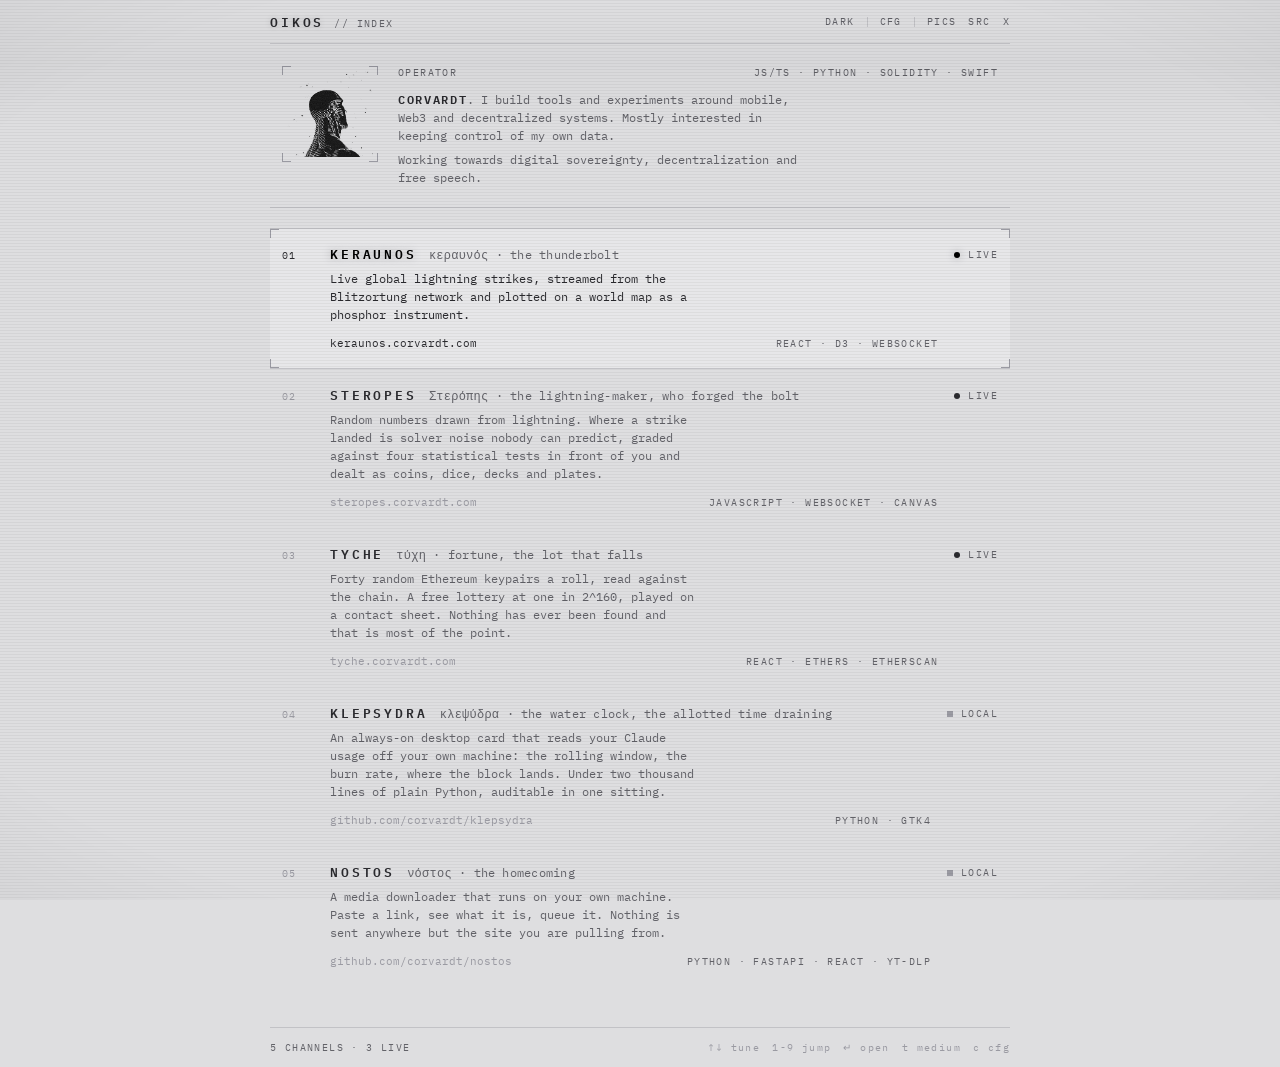
<file: index.html>
<!doctype html>
<html lang="en" data-drift="off">
  <head>
    <meta charset="UTF-8" />
    <link rel="icon" type="image/svg+xml" href="/assets/glyph.svg" />
    <!-- Saved to a home screen, iOS ignores the favicon and will screenshot the
         page unless it is handed one of these. It masks its own rounded corners,
         so this one is drawn square and full bleed with the letter held clear of
         the crop; rounding it here would round it twice and show void at the
         corners. -->
    <link rel="apple-touch-icon" href="/assets/apple-touch-icon.png" />
    <meta name="viewport" content="width=device-width, initial-scale=1.0" />
    <!-- One tag, not one per scheme: the reader's choice is a cookie that can
         disagree with the system, and a media-gated tag cannot see it. The
         inline script below sets it from the palette that actually won. -->
    <meta name="theme-color" content="#0a0a0b" />
    <meta name="description" content="oikos · a collection of projects and experiments." />
    <title>Oikos</title>
    <link rel="canonical" href="https://corvardt.com/" />

    <!-- The unfurl. `og.png` is drawn by `og.py` from the same catalogue the
         page renders, so the card cannot claim a station that is not here. -->
    <meta property="og:type" content="website" />
    <meta property="og:url" content="https://corvardt.com/" />
    <meta property="og:title" content="oikos // index" />
    <meta
      property="og:description"
      content="A collection of projects and experiments."
    />
    <meta property="og:image" content="https://corvardt.com/assets/og.png" />
    <meta property="og:image:width" content="1200" />
    <meta property="og:image:height" content="630" />
    <meta
      property="og:image:alt"
      content="The oikos index on a black tube: the wordmark, then each project as a numbered channel with its stack and whether it is on air."
    />
    <meta name="twitter:card" content="summary_large_image" />
    <meta name="twitter:creator" content="@corvardt" />
    <!-- The two weights the first screen is built from, fetched in parallel with
         the stylesheet that declares them rather than after it. -->
    <link rel="preload" as="font" type="font/woff2" href="/fonts/ibm-plex-mono-400-latin.woff2" crossorigin />
    <link rel="preload" as="font" type="font/woff2" href="/fonts/ibm-plex-mono-600-latin.woff2" crossorigin />
    <link rel="stylesheet" href="/crt.css" />
    <link rel="stylesheet" href="/index.css" />
    <script>
      // Resolve the medium before first paint so the tube never flashes on
      // paper. The cookie is written on `.corvardt.com`, so a choice made on any
      // project carries here and back again.
      (function () {
        var m = document.cookie.match(/(?:^|;\s*)corvardt-theme=(dark|light)/);
        var t = m ? m[1] : matchMedia('(prefers-color-scheme: light)').matches ? 'light' : 'dark';
        document.documentElement.dataset.theme = t;
        // Read back off the palette rather than repeating its hexes here. This
        // script runs after the stylesheets, so `--c-void` is already resolved.
        document.querySelector('meta[name=theme-color]').content = getComputedStyle(
          document.documentElement
        ).getPropertyValue('--c-void').trim();
      })();
    </script>
  </head>
  <body>
    <div class="tube">
      <header class="head">
        <h1 class="mark">
          <span class="wordmark glow">OIKOS</span>
          <span class="label">&#47;&#47; index</span>
        </h1>

        <nav class="controls">
          <!-- The medium it would switch you to. Dark is the default, so the
               control offers light until the script reads the real one. -->
          <button type="button" class="label" data-medium aria-label="switch to light">light</button>
          <span class="rule" aria-hidden="true"></span>
          <!-- Everything the reader sets, in one place, the way the set's
               instruments carry it. The medium stays on the bezel as well
               because it is the one setting anyone comes back to. -->
          <button type="button" class="label" id="cfg-open" aria-haspopup="dialog">cfg</button>
          <span class="rule" aria-hidden="true"></span>
          <a class="label" href="https://opsis.corvardt.com" target="_blank">pics</a>
          <a class="label" href="https://github.com/corvardt" target="_blank" rel="noreferrer">src</a>
          <a class="label" href="https://twitter.com/corvardt" target="_blank" rel="noreferrer">x</a>
        </nav>
      </header>

      <main>
        <section class="operator">
          <figure class="portrait">
            <img src="/assets/portrait.jpg" width="283" height="283" alt="corvardt" />
            <span class="tick tl"></span>
            <span class="tick tr"></span>
            <span class="tick bl"></span>
            <span class="tick br"></span>
          </figure>

          <div class="ident">
            <div class="foot">
              <span class="label">operator</span>
              <span class="label">js/ts · python · solidity · swift</span>
            </div>
            <p>
              <span class="who">CORVARDT</span>. I build tools and experiments around mobile,
              Web3 and decentralized systems. Mostly interested in keeping control of my own data.
            </p>
            <p class="creed">
              Working towards digital sovereignty, decentralization and free speech.
            </p>
          </div>
        </section>

        <ul class="records"></ul>
      </main>

      <!-- A real dialog, so the backdrop, the escape key and the focus trap are
           the browser's rather than three more things to get wrong here. -->
      <dialog class="sheet" id="cfg" aria-label="configuration">
        <span class="tick tl"></span><span class="tick tr"></span>
        <span class="tick bl"></span><span class="tick br"></span>
        <div class="card-head">
          <span class="card-label glow">configuration</span>
          <button type="button" class="label" id="cfg-close" aria-label="Close">[ esc ]</button>
        </div>

        <!-- The tube, then what is in front of it: the same groups in the same
             order the set's instruments carry, so a reader who has set one of
             them is not looking for anything twice. The index has no coating
             and no contrast of its own, so those two rows are simply not here
             rather than here and inert. -->
        <section class="group">
          <div class="group-head"><span>tube</span></div>
          <div class="set">
            <span>medium</span>
            <div class="choices" id="cfg-medium">
              <button type="button" class="label" data-medium-choice="dark">dark</button>
              <button type="button" class="label" data-medium-choice="light">light</button>
            </div>
          </div>
          <p class="note">
            <b>dark</b> is phosphor on black, <b>light</b> is ink on chart stock.
            The choice is a cookie on the domain, so it carries to every project.
          </p>
        </section>

        <section class="group">
          <div class="group-head"><span>screen</span></div>
          <div class="set">
            <span>scanlines</span>
            <div class="choices">
              <button type="button" class="label" data-glass="scanlines" data-glass-choice="on">on</button>
              <button type="button" class="label" data-glass="scanlines" data-glass-choice="off">off</button>
            </div>
          </div>
          <div class="set">
            <span>refresh sweep</span>
            <div class="choices">
              <button type="button" class="label" data-glass="sweep" data-glass-choice="on">on</button>
              <button type="button" class="label" data-glass="sweep" data-glass-choice="off">off</button>
            </div>
          </div>
          <div class="set">
            <span>phosphor drift</span>
            <div class="choices">
              <button type="button" class="label" data-glass="drift" data-glass-choice="on">on</button>
              <button type="button" class="label" data-glass="drift" data-glass-choice="off">off</button>
            </div>
          </div>
          <p class="note">
            A tube does not emit evenly. Two very soft blooms wander the glass on
            periods that do not divide into each other, so the brightness across
            the page is never flat and never quite repeats.
          </p>
        </section>

        <!-- The panel's own glass. A modal dialog is drawn in the top layer,
             above every z-index on the page, so the one thing the glass over
             the page cannot reach is this sheet. This is the same four layers
             over the same viewport, drawn from inside the top layer instead;
             the one on the page is hidden while it shows, so there is still
             only ever one pane of glass. Its animations are wound forward to
             the page's on the way in, or the sweep would restart every time the
             panel opened. -->
        <div class="crt" id="cfg-glass" aria-hidden="true">
          <div class="crt-drift"></div>
          <div class="crt-sweep"></div>
          <div class="crt-scanlines"></div>
          <div class="crt-vignette"></div>
        </div>
      </dialog>

      <footer class="footer">
        <span class="label" data-count></span>
        <span class="keys" aria-hidden="true">
          <kbd>↑↓ tune</kbd>
          <kbd>1-9 jump</kbd>
          <kbd>↵ open</kbd>
          <kbd>t medium</kbd>
          <kbd>c cfg</kbd>
        </span>
      </footer>
    </div>

    <!-- The glass. Above everything, catches nothing. -->
    <div class="crt" aria-hidden="true">
      <div class="crt-drift"></div>
      <div class="crt-sweep"></div>
      <div class="crt-scanlines"></div>
      <div class="crt-vignette"></div>
    </div>

    <script type="module" src="/index.js"></script>
  </body>
</html>
</file>
<file: crt.css>
/* ── crt.css ────────────────────────────────────────────────────────────────
   The shared medium. Palette, glass and decay, carried verbatim from Keraunos
   so the index and every project subdomain are the same instrument. Nothing
   page-specific belongs in here, see index.css for that.

   Canonical copy: Keraunos/src/crt.css. The others are written by
   `node scripts/fanout.cjs` from inside Keraunos; edit this one and fan out. */

/* ── Type ───────────────────────────────────────────────────────────────────
   Served from this origin, not from Google. A page whose creed line is about
   keeping control of your own data has no business handing every visitor's IP
   to a third party for a typeface. The files travel with this stylesheet: copy
   `fonts/` alongside it into each project.

   Latin and latin-ext only — Plex Mono ships no Greek, so the etymologies fall
   to the system mono either way, and `unicode-range` keeps latin-ext off the
   wire until something actually needs it. */
@font-face {
  font-family: 'IBM Plex Mono';
  font-style: normal;
  font-weight: 400;
  font-display: swap;
  src: url('/fonts/ibm-plex-mono-400-latin.woff2') format('woff2');
  unicode-range: U+0000-00FF, U+0131, U+0152-0153, U+02BB-02BC, U+02C6, U+02DA,
    U+02DC, U+0304, U+0308, U+0329, U+2000-206F, U+20AC, U+2122, U+2191, U+2193,
    U+2212, U+2215, U+FEFF, U+FFFD;
}

@font-face {
  font-family: 'IBM Plex Mono';
  font-style: normal;
  font-weight: 400;
  font-display: swap;
  src: url('/fonts/ibm-plex-mono-400-latin-ext.woff2') format('woff2');
  unicode-range: U+0100-02BA, U+02BD-02C5, U+02C7-02CC, U+02CE-02D7, U+02DD-02FF,
    U+0304, U+0308, U+0329, U+1D00-1DBF, U+1E00-1E9F, U+1EF2-1EFF, U+2020,
    U+20A0-20AB, U+20AD-20C0, U+2113, U+2C60-2C7F, U+A720-A7FF;
}

@font-face {
  font-family: 'IBM Plex Mono';
  font-style: normal;
  font-weight: 500;
  font-display: swap;
  src: url('/fonts/ibm-plex-mono-500-latin.woff2') format('woff2');
  unicode-range: U+0000-00FF, U+0131, U+0152-0153, U+02BB-02BC, U+02C6, U+02DA,
    U+02DC, U+0304, U+0308, U+0329, U+2000-206F, U+20AC, U+2122, U+2191, U+2193,
    U+2212, U+2215, U+FEFF, U+FFFD;
}

@font-face {
  font-family: 'IBM Plex Mono';
  font-style: normal;
  font-weight: 500;
  font-display: swap;
  src: url('/fonts/ibm-plex-mono-500-latin-ext.woff2') format('woff2');
  unicode-range: U+0100-02BA, U+02BD-02C5, U+02C7-02CC, U+02CE-02D7, U+02DD-02FF,
    U+0304, U+0308, U+0329, U+1D00-1DBF, U+1E00-1E9F, U+1EF2-1EFF, U+2020,
    U+20A0-20AB, U+20AD-20C0, U+2113, U+2C60-2C7F, U+A720-A7FF;
}

@font-face {
  font-family: 'IBM Plex Mono';
  font-style: normal;
  font-weight: 600;
  font-display: swap;
  src: url('/fonts/ibm-plex-mono-600-latin.woff2') format('woff2');
  unicode-range: U+0000-00FF, U+0131, U+0152-0153, U+02BB-02BC, U+02C6, U+02DA,
    U+02DC, U+0304, U+0308, U+0329, U+2000-206F, U+20AC, U+2122, U+2191, U+2193,
    U+2212, U+2215, U+FEFF, U+FFFD;
}

@font-face {
  font-family: 'IBM Plex Mono';
  font-style: normal;
  font-weight: 600;
  font-display: swap;
  src: url('/fonts/ibm-plex-mono-600-latin-ext.woff2') format('woff2');
  unicode-range: U+0100-02BA, U+02BD-02C5, U+02C7-02CC, U+02CE-02D7, U+02DD-02FF,
    U+0304, U+0308, U+0329, U+1D00-1DBF, U+1E00-1E9F, U+1EF2-1EFF, U+2020,
    U+20A0-20AB, U+20AD-20C0, U+2113, U+2C60-2C7F, U+A720-A7FF;
}

/* ── Dark ───────────────────────────────────────────────────────────────────
   Light emitted on black. White is reserved: nothing in the interface reaches
   it except the record currently tuned in. */
:root,
:root[data-theme='dark'] {
  color-scheme: dark;

  --c-void: #0a0a0b;
  --c-panel: #0f0f11;
  --c-line: #26262b;
  --c-land: #4c4c55;
  --c-dim: #7b7b81;
  --c-text: #c8c8cc;
  --c-strike: #ffffff;

  --ink-hot: #ffffff;
  --ink-rest: #c8c8cc;
  --scan: rgba(255, 255, 255, 0.05);
  --sweep: rgba(255, 255, 255, 0.028);
  --vignette: rgba(0, 0, 0, 0.62);
  --bloom: rgba(255, 255, 255, 0.14);
  --bloom-hot: rgba(255, 255, 255, 0.3);
  /* Its own token, not the sweep's. A broad field needs several times the
     alpha of a narrow band to read at all, and the two are tuned by eye on a
     real display — turn this down if the glass starts to look dirty rather
     than uneven. Held under the sweep now: an unevenness that can be pointed
     at has stopped being one, and the tube reads better when the drift is
     something you only notice by its absence. */
  --drift: rgba(255, 255, 255, 0.024);
}

/* ── Light ──────────────────────────────────────────────────────────────────
   The other readout: ink on a chart recorder's roll. A tube cannot be
   inverted, so light mode changes medium instead. Black takes over the
   reserved role; cool neutral stock, never cream. */
:root[data-theme='light'] {
  color-scheme: light;

  --c-void: #dedee0;
  --c-panel: #e7e7e9;
  --c-line: #c2c2c6;
  --c-land: #9a9aa2;
  --c-dim: #626268;
  --c-text: #2a2a2e;
  --c-strike: #000000;

  --ink-hot: #000000;
  --ink-rest: #2a2a2e;
  --scan: rgba(0, 0, 0, 0.045);
  --sweep: rgba(0, 0, 0, 0.022);
  --vignette: rgba(0, 0, 0, 0.14);
  /* Ink bleeds into paper fibres rather than glowing. */
  --bloom: rgba(0, 0, 0, 0.16);
  --bloom-hot: rgba(0, 0, 0, 0.28);
  /* Stock is not evenly lit either, but paper shows a shadow sooner than a
     tube shows a bloom, so it takes less. */
  --drift: rgba(0, 0, 0, 0.018);
}

*,
*::before,
*::after {
  box-sizing: border-box;
  margin: 0;
  padding: 0;
}

html,
body {
  height: 100%;
}

body {
  background: var(--c-void);
  color: var(--c-text);
  font-family: 'IBM Plex Mono', ui-monospace, SFMono-Regular, monospace;
  font-size: 12px;
  line-height: 18px;
  /* Digits must not jitter as readouts tick. */
  font-variant-numeric: tabular-nums;
  -webkit-font-smoothing: antialiased;
}

:focus-visible {
  outline: 1px solid var(--c-text);
  outline-offset: 2px;
}

/* ── Phosphor bloom ─────────────────────────────────────────────────────────
   Lit pixels bleed into the glass. Reserved for live values, never for
   labels: the glow marks what is actually reading. */
.glow {
  text-shadow: 0 0 6px var(--bloom);
}

.glow-hot {
  text-shadow: 0 0 10px var(--bloom-hot);
}

/* ── The decay rule ─────────────────────────────────────────────────────────
   Anything that arrives comes in at full white and settles into the gray of
   the interface. */
@keyframes settle {
  from {
    color: var(--ink-hot);
    text-shadow: 0 0 10px var(--bloom-hot);
  }
  to {
    color: var(--ink-rest);
    text-shadow: 0 0 6px var(--bloom);
  }
}

@keyframes breathe {
  0%,
  100% {
    opacity: 1;
  }
  50% {
    opacity: 0.35;
  }
}

@keyframes seek {
  0%,
  100% {
    opacity: 0.25;
  }
  50% {
    opacity: 1;
  }
}

.settle {
  animation: settle 1.4s ease-out;
}

.breathe {
  animation: breathe 2.8s ease-in-out infinite;
}

.seek {
  animation: seek 1.6s ease-in-out infinite;
}

/* ── The glass ──────────────────────────────────────────────────────────────
   Sits above everything, catches no pointer events, and is the only place the
   retro treatment lives — the page underneath stays clean. */
.crt {
  position: fixed;
  inset: 0;
  z-index: 50;
  overflow: hidden;
  pointer-events: none;
}

.crt-scanlines {
  position: absolute;
  inset: 0;
  background-image: repeating-linear-gradient(
    to bottom,
    var(--scan) 0px,
    var(--scan) 1px,
    transparent 1px,
    transparent 3px
  );
}

.crt-vignette {
  position: absolute;
  inset: 0;
  background: radial-gradient(125% 105% at 50% 50%, transparent 52%, var(--vignette) 100%);
}

@keyframes refresh-sweep {
  from {
    transform: translateY(-14vh);
  }
  to {
    transform: translateY(104vh);
  }
}

.crt-sweep {
  position: absolute;
  inset-inline: 0;
  top: 0;
  height: 14vh;
  background: linear-gradient(to bottom, transparent, var(--sweep), transparent);
  animation: refresh-sweep 7.5s linear infinite;
  /* It runs forever over the whole viewport. Promised to the compositor so it
     moves as a layer instead of repainting the glass beneath it. */
  will-change: transform;
}

/* ── Phosphor drift ─────────────────────────────────────────────────────────
   A tube does not emit evenly. Two very soft blooms wander the glass on
   periods that do not divide into each other, so the brightness across the
   page is never flat and never quite repeats — the sweep passing over an
   unevenness rather than over a blank.

   Transform only. These are full-viewport layers, and animating anything that
   repaints would hand the compositor the whole page on every frame; an
   animated transform gets a layer of its own and costs nearly nothing. They
   sit under the scanlines and the vignette, which is the order the glass is
   built in. */
.crt-drift {
  position: absolute;
  inset: 0;
}

.crt-drift::before,
.crt-drift::after {
  content: '';
  position: absolute;
  /* Wide enough to have no edge on screen, tight enough that the falloff still
     changes from one side of the page to the other. Spread it much further and
     the gradient per pixel drops under what a display can show, which is a
     bloom that is technically there and invisible. */
  width: 75vmax;
  height: 75vmax;
  background: radial-gradient(closest-side, var(--drift), transparent);
  animation: drift-a 37s ease-in-out infinite alternate;
}

/* Held off the corners: the vignette is at its heaviest there and would eat
   most of what these are for. */
.crt-drift::before {
  top: -22vmax;
  left: -18vmax;
}

.crt-drift::after {
  bottom: -22vmax;
  right: -18vmax;
  animation-name: drift-b;
  animation-duration: 53s;
}

/* The three pieces of glass a reader can take off, all of them from the same
   kind of attribute on the root: the medium owns what they look like, and this
   only says whether the tube is wearing them. The drift is the faintest of the
   three and the most expensive to composite, so it is the first one worth
   removing on a machine that is struggling. */
:root[data-scanlines='off'] .crt-scanlines,
:root[data-sweep='off'] .crt-sweep,
:root[data-drift='off'] .crt-drift {
  display: none;
}

/* Two vectors rather than one run backwards: parallel blooms read as a single
   layer sliding, crossing ones read as the tube being uneven. */
@keyframes drift-a {
  from {
    transform: translate3d(0, 0, 0);
  }
  to {
    transform: translate3d(26vmax, 16vmax, 0);
  }
}

@keyframes drift-b {
  from {
    transform: translate3d(0, 0, 0);
  }
  to {
    transform: translate3d(-21vmax, 13vmax, 0);
  }
}

/* ── HUD frame ──────────────────────────────────────────────────────────────
   Corner ticks instead of full borders: the frame reads as an instrument
   bezel and leaves the edges open. */
.tick {
  position: absolute;
  width: 9px;
  height: 9px;
  border-color: var(--c-land);
  border-style: solid;
  border-width: 0;
  pointer-events: none;
}

.tick.tl {
  top: 0;
  left: 0;
  border-top-width: 1px;
  border-left-width: 1px;
}

.tick.tr {
  top: 0;
  right: 0;
  border-top-width: 1px;
  border-right-width: 1px;
}

.tick.bl {
  bottom: 0;
  left: 0;
  border-bottom-width: 1px;
  border-left-width: 1px;
}

.tick.br {
  bottom: 0;
  right: 0;
  border-bottom-width: 1px;
  border-right-width: 1px;
}

::-webkit-scrollbar {
  width: 6px;
  height: 6px;
}

::-webkit-scrollbar-track {
  background: transparent;
}

::-webkit-scrollbar-thumb {
  background-color: var(--c-line);
}

::-webkit-scrollbar-thumb:hover {
  background-color: var(--c-land);
}

@media (prefers-reduced-motion: reduce) {
  .settle,
  .breathe,
  .seek,
  .crt-sweep,
  .crt-drift::before,
  .crt-drift::after {
    animation: none;
  }
}
</file>
<file: index.css>
/* ── index.css ──────────────────────────────────────────────────────────────
   The index itself. A short body of work is not a grid of cards — it is a set
   of channels you tune between, so the page is one tube and each project is a
   station on it. Only the tuned record reaches the reserved white. */

.tube {
  display: flex;
  flex-direction: column;
  min-height: 100%;
  max-width: 780px;
  margin: 0 auto;
  padding: 0 20px;
}

/* ── Head ───────────────────────────────────────────────────────────────── */

.head {
  display: flex;
  align-items: center;
  justify-content: space-between;
  gap: 16px;
  height: 44px;
  flex-shrink: 0;
  border-bottom: 1px solid var(--c-line);
}

/* The wordmark is the page's heading, so it is one. Both children set their
   own size and weight; these two only stop the `h1` defaults from reaching the
   caption beside it. */
.mark {
  display: flex;
  align-items: baseline;
  gap: 10px;
  font-size: 13px;
  font-weight: 400;
}

.wordmark {
  font-size: 13px;
  font-weight: 600;
  letter-spacing: 0.22em;
  color: var(--c-text);
}

/* Every control and caption on the page reads as the same kind of thing. */
.label {
  font-size: 10px;
  line-height: 14px;
  text-transform: uppercase;
  letter-spacing: 0.14em;
  color: var(--c-dim);
}

.controls {
  display: flex;
  align-items: center;
  gap: 12px;
}

button.label,
a.label {
  background: none;
  border: 0;
  font: inherit;
  font-size: 10px;
  letter-spacing: 0.14em;
  text-transform: uppercase;
  text-decoration: none;
  cursor: pointer;
  transition: color 120ms linear;
}

button.label:hover,
a.label:hover {
  color: var(--c-text);
}

.rule {
  width: 1px;
  height: 10px;
  background: var(--c-line);
}

/* ── Records ────────────────────────────────────────────────────────────── */

/* ── Operator ───────────────────────────────────────────────────────────────
   Who is transmitting. It sits above the channels and stays quiet: the tuning
   is the only thing on this page allowed to be loud. */

/* Two columns, two children: the plate and everything it identifies. */
.operator {
  display: grid;
  grid-template-columns: 96px minmax(0, 1fr);
  align-items: start;
  column-gap: 20px;
  padding: 22px 12px 20px;
  border-bottom: 1px solid var(--c-line);
}

/* The portrait is composited into the medium rather than pasted on top of it:
   on the tube the black plate is screened away, so the figure reads as light
   the tube is emitting; on paper it is inverted and multiplied, so it reads as
   ink laid into the stock. Same two rules the rest of the instrument follows. */
.portrait {
  position: relative;
  width: 96px;
  height: 96px;
  padding: 5px;
}

.portrait img {
  display: block;
  width: 100%;
  height: 100%;
  object-fit: cover;
  mix-blend-mode: screen;
  /* Held just under the interface white, which belongs to the tuned record. */
  filter: grayscale(1) contrast(1.08) brightness(0.9);
}

:root[data-theme='light'] .portrait img {
  mix-blend-mode: multiply;
  filter: grayscale(1) invert(1) contrast(1.05);
}

/* The eyebrow row is the record `.foot` pattern reused, so the operator reads
   as one more entry in the same catalogue rather than a different kind of
   thing — but it leads here, so it carries no top margin. */
.operator .foot {
  margin-top: 0;
}

.operator p {
  max-width: 58ch;
  margin-top: 10px;
  color: var(--c-dim);
}

.operator .creed {
  margin-top: 6px;
}

.who {
  font-weight: 600;
  letter-spacing: 0.14em;
  color: var(--c-text);
}

.creed {
  color: var(--c-land);
}

.records {
  flex: 1;
  padding: 20px 0 40px;
  list-style: none;
}

/* Each record is its own surface. Tuning repaints a record's full width, and a
   pointer crossing the list upward hands that repaint from one record to the
   one *above* it — backwards through the order the page is painted in, which is
   where the browser's merging of those regions goes wrong and leaves a record
   still wearing the panel it just gave up: a band exactly one record tall.
   Given a surface of its own, a record's tuning is a property of that surface
   and never asks the page beneath it to repaint at all. */
.record {
  position: relative;
  display: grid;
  grid-template-columns: 32px 1fr auto;
  gap: 0 16px;
  padding: 16px 12px;
  text-decoration: none;
  color: inherit;
  border-top: 1px solid transparent;
  border-bottom: 1px solid transparent;
  transform: translateZ(0);
}

.record + .record {
  margin-top: 2px;
}

/* The channel number is a keyboard address, not an ornament: press it to
   tune. It only lights up on the station you are actually on. */
.channel {
  font-size: 10px;
  letter-spacing: 0.14em;
  color: var(--c-land);
  padding-top: 2px;
}

.name {
  font-size: 13px;
  font-weight: 600;
  letter-spacing: 0.22em;
  color: var(--c-text);
  transition:
    color 140ms linear,
    text-shadow 140ms linear;
}

/* Held at full white through its delay, so the set warms up together and locks
   on in order rather than each name flashing after sitting cold. */
.name.settle {
  animation-fill-mode: backwards;
}

.etym {
  color: var(--c-dim);
  margin-left: 12px;
  letter-spacing: 0.02em;
}

.desc {
  max-width: 52ch;
  margin-top: 6px;
  color: var(--c-dim);
  transition: color 140ms linear;
}

.foot {
  display: flex;
  flex-wrap: wrap;
  align-items: baseline;
  justify-content: space-between;
  gap: 4px 16px;
  margin-top: 10px;
}

.addr {
  font-size: 11px;
  color: var(--c-land);
  transition: color 140ms linear;
}

.state {
  display: flex;
  align-items: center;
  gap: 8px;
  align-self: start;
  padding-top: 3px;
}

.dot {
  width: 6px;
  height: 6px;
  border-radius: 50%;
  background: var(--c-land);
  flex-shrink: 0;
}

/* ── Tuned ──────────────────────────────────────────────────────────────────
   Hover and keyboard land in the same state, because they mean the same
   thing. This is the only place white is spent. */
.record.tuned {
  border-color: var(--c-line);
  background: var(--c-panel);
}

.record.tuned .channel {
  color: var(--c-text);
}

.record.tuned .name {
  color: var(--c-strike);
  text-shadow: 0 0 10px var(--bloom-hot);
}

.record.tuned .desc {
  color: var(--c-text);
}

.record.tuned .addr {
  color: var(--c-text);
}

.record.tuned .tick {
  opacity: 1;
}

.record .tick {
  opacity: 0;
  transition: opacity 140ms linear;
}

/* A station that is on air keeps a slow idle beat, so a quiet page reads as
   running rather than as dead. */
.record[data-status='live'] .dot {
  background: var(--c-text);
  animation: breathe 2.8s ease-in-out infinite;
}

.record.tuned[data-status='live'] .dot {
  background: var(--c-strike);
  box-shadow: 0 0 8px var(--bloom-hot);
}

.record[data-status='building'] .dot {
  background: transparent;
  box-shadow: inset 0 0 0 1px var(--c-land);
}

/* Not on air and not meant to be: it runs on your own machine. The round
   indicator belongs to things being received, so this one is square. */
.record[data-status='local'] .dot {
  border-radius: 0;
  background: var(--c-land);
}

.record.tuned[data-status='local'] .dot {
  background: var(--c-text);
}

/* ── Vacant ─────────────────────────────────────────────────────────────────
   An unassigned channel is not filler: it is what the set does with a station
   that has not been built yet, and it says where the next one goes. */
.record.vacant {
  cursor: default;
}

.record.vacant .name {
  color: var(--c-line);
  letter-spacing: 0.14em;
  font-weight: 400;
  font-size: 11px;
  text-transform: uppercase;
}

.record.vacant .channel {
  color: var(--c-line);
}

/* ── Foot ───────────────────────────────────────────────────────────────── */

.footer {
  display: flex;
  align-items: center;
  justify-content: space-between;
  gap: 16px;
  flex-shrink: 0;
  height: 40px;
  border-top: 1px solid var(--c-line);
}

.keys {
  display: flex;
  gap: 12px;
}

.keys kbd {
  font: inherit;
  font-size: 10px;
  letter-spacing: 0.14em;
  color: var(--c-land);
}

/* ── Configuration ──────────────────────────────────────────────────────────
   The set's panel, on the index. Everything modal about it — the ground behind,
   Escape, keeping Tab inside — is the browser's, which is most of why it is a
   <dialog> and not another div. */
.sheet {
  /* What centres a modal dialog: the UA sets `inset: 0` and this, and the
     medium's reset zeroes every margin on the page, this one included. Without
     it the panel sits in the top-left corner. */
  margin: auto;
  width: min(30rem, calc(100% - 3rem));
  max-height: calc(100% - 6rem);
  overflow-y: auto;
  color: var(--c-text);
  background: var(--c-panel);
  border: 1px solid var(--c-line);
  /* Nothing on the panel itself: it is a stack of ruled sections, and each one
     carries its own. */
  padding: 0;
}

.sheet::backdrop {
  background: color-mix(in srgb, var(--c-void) 72%, transparent);
}

/* One pane at a time: the sheet carries its own, and it covers the same
   viewport from inside the top layer. */
body:has(.sheet[open]) > .crt {
  visibility: hidden;
}

/* The panel's own bezel row, ruled off from what it holds and staying put if
   the panel ever holds more than one screen of settings. */
.card-head {
  position: sticky;
  top: 0;
  z-index: 1;
  display: flex;
  align-items: baseline;
  justify-content: space-between;
  gap: 1rem;
  padding: 0.75rem 1.25rem;
  background: var(--c-panel);
  border-bottom: 1px solid var(--c-line);
}

/* The title names the panel rather than labelling a value, so it takes the
   wordmark's spacing and the text colour, not a caption's. */
.card-label {
  font-size: 10px;
  line-height: 14px;
  text-transform: uppercase;
  letter-spacing: 0.22em;
  color: var(--c-text);
}

.group {
  padding: 0.75rem 1.25rem;
}

.group + .group {
  border-top: 1px solid var(--c-line);
}

/* A caption trailed by a rule, the series' section break. */
.group-head {
  display: flex;
  align-items: center;
  gap: 0.625rem;
  padding-bottom: 0.25rem;
}

.group-head span {
  font-size: 10px;
  line-height: 14px;
  text-transform: uppercase;
  letter-spacing: 0.14em;
  color: var(--c-dim);
  flex-shrink: 0;
}

.group-head::after {
  content: '';
  flex: 1;
  height: 1px;
  background: var(--c-line);
}

/* The name of a setting and its control: caption on the left, the choices
   right-aligned to the edge every other row in the panel ends at. The shape
   every instrument in the set presents a setting in. */
.set {
  display: flex;
  align-items: baseline;
  justify-content: space-between;
  gap: 1rem;
  padding: 0.375rem 0;
}

.set > span {
  flex-shrink: 0;
  font-size: 10px;
  line-height: 14px;
  text-transform: uppercase;
  letter-spacing: 0.14em;
  color: var(--c-dim);
}

/* Bare labels, not boxes. Every control on this page is a small caps word that
   lights when you point at it, and the panel is not where that stops being
   true. Wrapping rather than overflowing: a row running off the edge of the
   panel is worse than a second line. */
.choices {
  display: flex;
  flex-wrap: wrap;
  align-items: center;
  justify-content: flex-end;
  gap: 0.75rem;
}

/* The one that is on is simply lit, which is how a held control is marked
   everywhere else on the page. */
.choices .label[aria-pressed='true'] {
  color: var(--c-text);
}

.note {
  max-width: 46ch;
  font-size: 11px;
  line-height: 20px;
  color: var(--c-dim);
  margin-top: 0.5rem;
}

.note b {
  font-weight: 400;
  color: var(--c-text);
}

@media (max-width: 620px) {
  /* The plate stays beside the text at every width; it only gets smaller. */
  .operator {
    grid-template-columns: 72px minmax(0, 1fr);
    column-gap: 14px;
    padding: 18px 10px 16px;
  }

  .portrait {
    width: 72px;
    height: 72px;
  }

  .record {
    grid-template-columns: 24px 1fr;
    gap: 0 12px;
    padding: 14px 10px;
  }

  .state {
    grid-column: 2;
    padding-top: 10px;
  }

  .etym {
    display: block;
    margin-left: 0;
  }

  .keys {
    display: none;
  }
}
</file>
